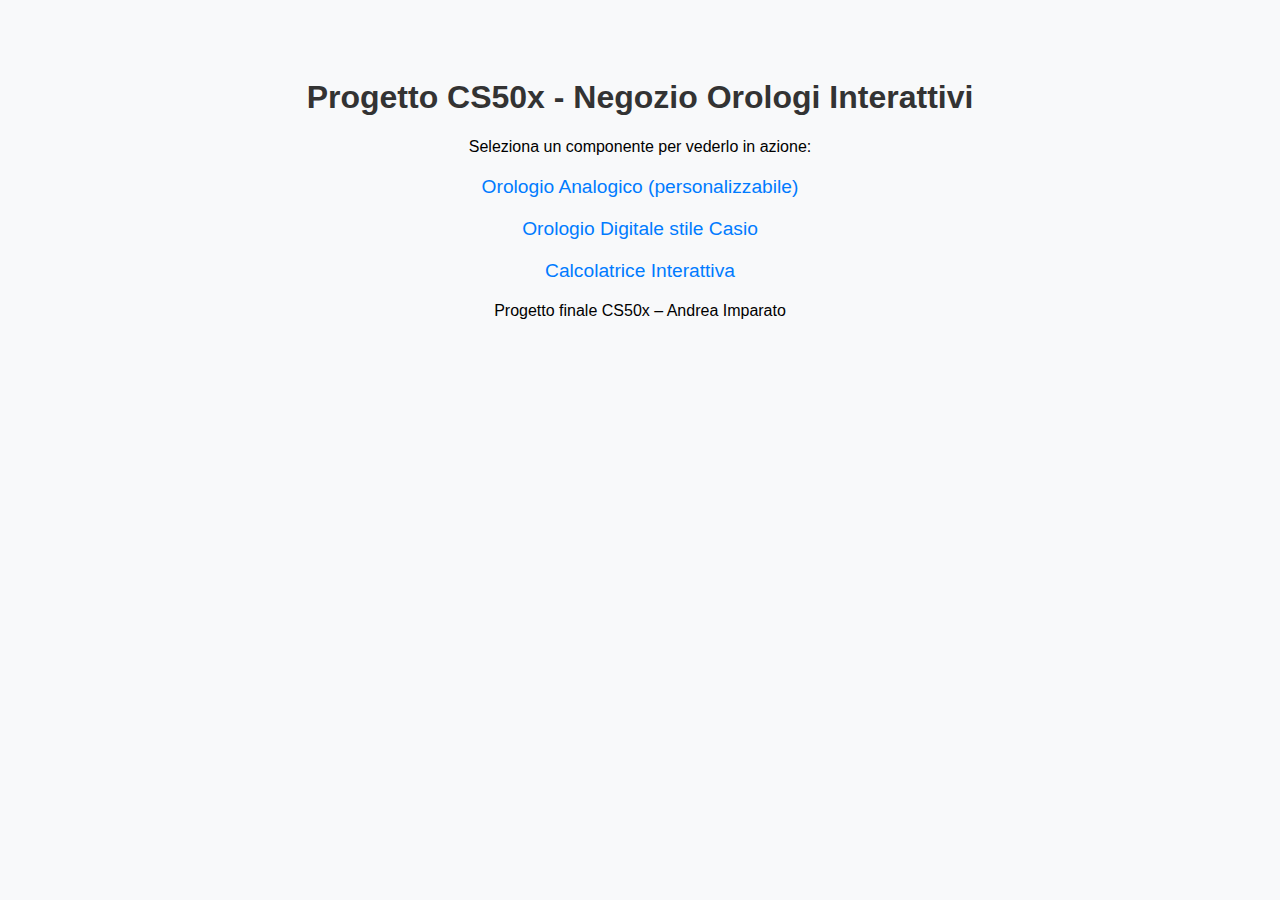
<file: index.html>
<!DOCTYPE html>
<html lang="it">
<head>
  <meta charset="UTF-8">
  <title>Negozio Orologi Interattivi - CS50x</title>
  <style>
    body { font-family: Arial, sans-serif; text-align: center; padding: 50px; background: #f8f9fa; }
    h1 { color: #333; }
    ul { list-style: none; padding: 0; }
    li { margin: 20px 0; }
    a { font-size: 1.2em; text-decoration: none; color: #007bff; }
    a:hover { text-decoration: underline; }
  </style>
</head>
<body>
  <h1>Progetto CS50x - Negozio Orologi Interattivi</h1>
  <p>Seleziona un componente per vederlo in azione:</p>
  <ul>
    <li><a href="analog.html">Orologio Analogico (personalizzabile)</a></li>
    <li><a href="clock.html">Orologio Digitale stile Casio</a></li>
    <li><a href="calc.html">Calcolatrice Interattiva</a></li>
  </ul>
  <p>Progetto finale CS50x – Andrea Imparato</p>
</body>
</html>
</file>
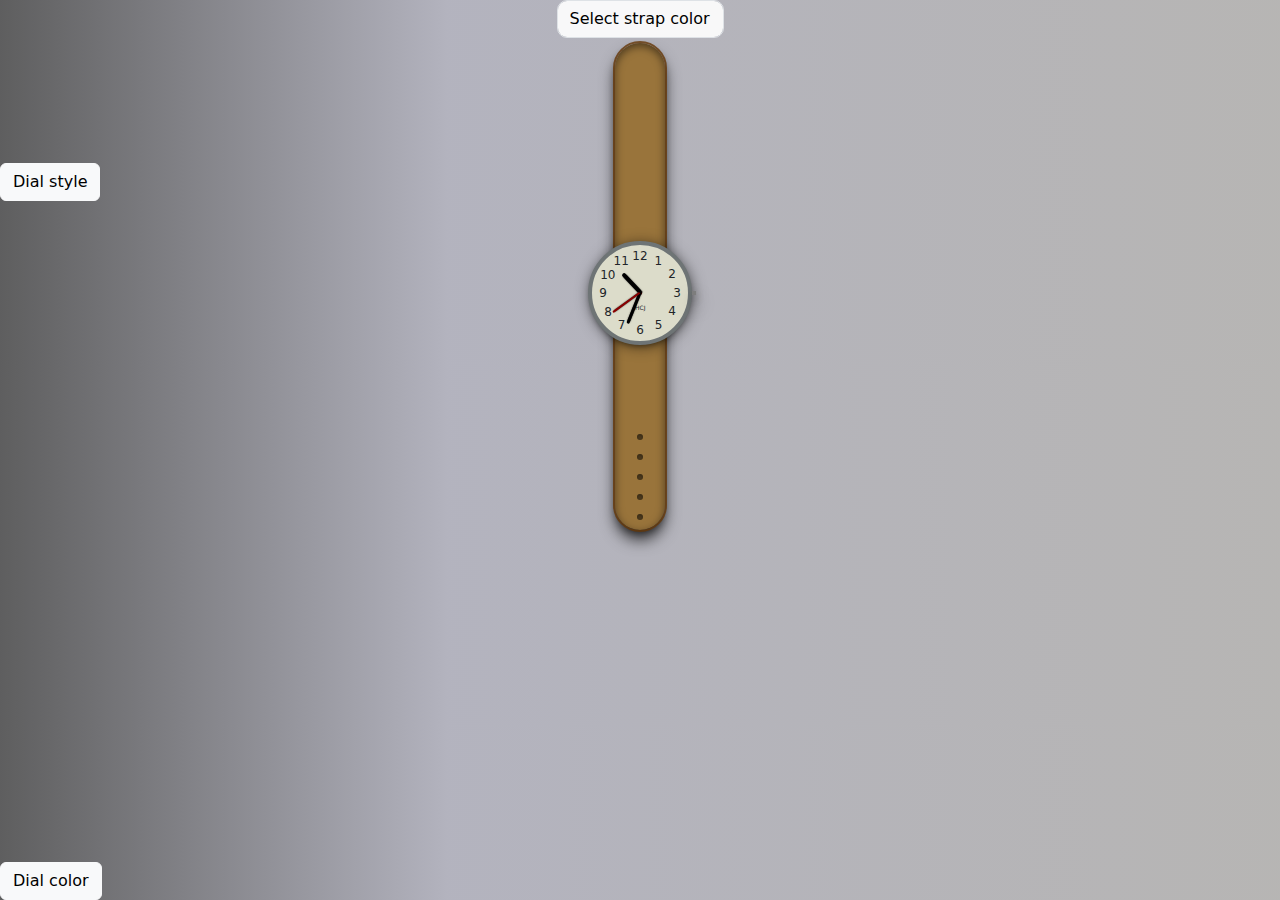
<file: analog.html>
<!DOCTYPE html>
<html lang="en">
<head>
    <meta charset="UTF-8">
    <meta name="viewport" content="width=device-width, initial-scale=1.0">
    <title>Analog</title>
    <link href="https://cdn.jsdelivr.net/npm/bootstrap@5.3.3/dist/css/bootstrap.min.css" rel="stylesheet" integrity="sha384-QWTKZyjpPEjISv5WaRU9OFeRpok6YctnYmDr5pNlyT2bRjXh0JMhjY6hW+ALEwIH" crossorigin="anonymous">
        <script src="https://cdn.jsdelivr.net/npm/bootstrap@5.3.3/dist/js/bootstrap.bundle.min.js" integrity="sha384-YvpcrYf0tY3lHB60NNkmXc5s9fDVZLESaAA55NDzOxhy9GkcIdslK1eN7N6jIeHz" crossorigin="anonymous"></script>

    <link rel="stylesheet" href="analog.css">
</head>
<body>
    <form action="" method="get" class="choice">
        <div class="form-group"></div>
        <select class="form-control"  id="strapColorSelect">
            <option disabled selected>Select strap color</option>
            <option value="rgba(20, 20, 20, 0.9)">classic black</option>
            <option value="rgba(101, 67, 33, 0.9)">rich brown</option>
            <option value="rgba(15, 30, 64, 0.9)">navy blue</option>
            <option value="rgba(128, 0, 32, 0.9)">burgundy red</option>
            <option value="rgba(54, 69, 79, 0.9)">charcoal grey</option>
            <option value="rgba(34, 85, 51, 0.9)">forest green</option> 
        </select>
    </div>
    </form>
    
<button type="button" class="btn btn-light">Dial style</button>


    <div class="ring">
        <div class="hook"></div>
    </div>
    <div class="belt one"></div>

    <div class="dial" class="changer">
        
        <span class="num" class="changetxtcolor" style="--n:1"><b>1</b></span>
        <span class="num" class="changetxtcolor" style="--n:2"><b>2</b></span>
        <span class="num" class="changetxtcolor" style="--n:3"><b>3</b></span>
        <span class="num" class="changetxtcolor" style="--n:4"><b>4</b></span>
        <span class="num" class="changetxtcolor" style="--n:5"><b>5</b></span>
        <span class="num" class="changetxtcolor" style="--n:6"><b>6</b></span>
        <span class="num" class="changetxtcolor" style="--n:7"><b>7</b></span>
        <span class="num" class="changetxtcolor" style="--n:8"><b>8</b></span>
        <span class="num" class="changetxtcolor" style="--n:9"><b>9</b></span>
        <span class="num" class="changetxtcolor" style="--n:10"><b>10</b></span>
        <span class="num" class="changetxtcolor" style="--n:11"><b>11</b></span>
        <span class="num" class="changetxtcolor" style="--n:12"><b>12</b></span>
     

        <div class="center"></div>
        <div class="hours" class="changerwh"></div>
        <div class="minutes" class="changerwh"></div>
        <div class="seconds" class=""></div>
        <div class="name" class="changetxtcolor">HCJ</div>
        <div class="winder"></div>
    </div>
    



    <div class="belt two">
        <div class="straphole"></div>
        <div class="straphole"></div>
        <div class="straphole"></div>
        <div class="straphole"></div>
        <div class="straphole"></div>
    </div>

    <button type="button" class="btn btn-light btndue">Dial color</button>
    
    



   <script src="analog.js"></script> 
</body>
</html>
</file>
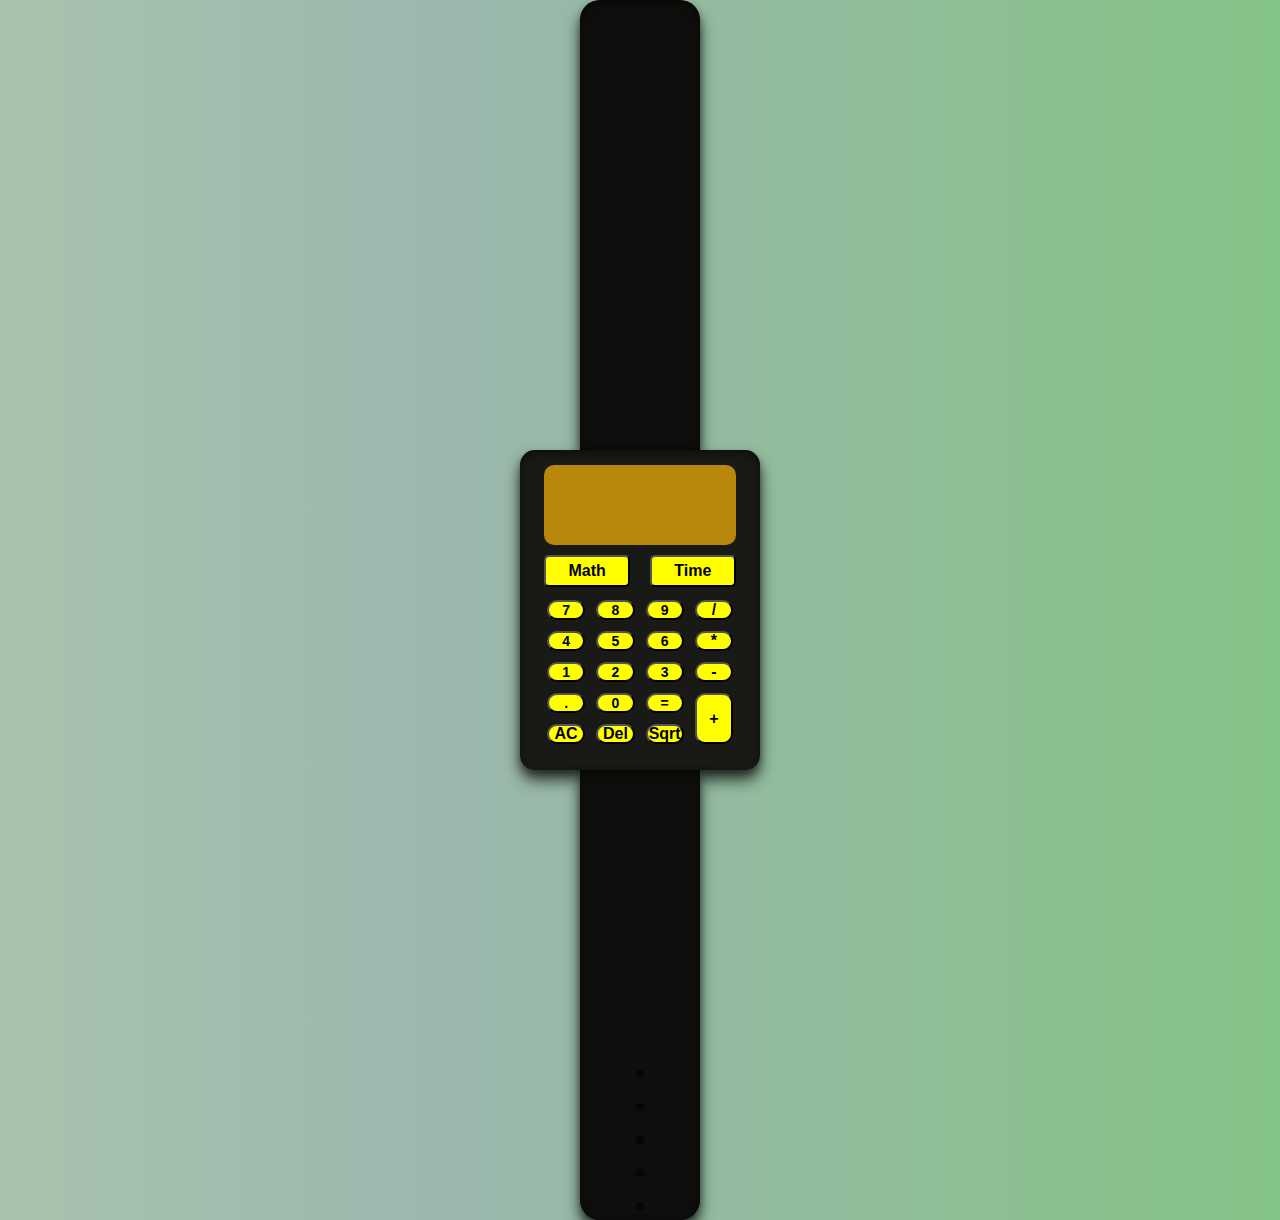
<file: calc.html>
<!DOCTYPE html>
<html lang="en">
<head>
    <meta charset="UTF-8">
    <meta name="viewport" content="width=device-width, initial-scale=1.0">
    <title>Calculator-watch</title>
    <link rel="stylesheet" href="calc.css">
</head>
<body>
    
    <div class="belt first"></div>

    

        <div class="watchbody">
        
         <div class="screen">
            <div class="display"></div>
         </div>
      
        <div class="btn">
         <button class="math">Math</button>
         <button class="time">Time</button>
         </div>

         <div class="buttons">
            <button class="number">7</button>
            <button class="number">8</button>
            <button class="number">9</button>
            <button class="operator">/</button>
            <button class="number">4</button>
            <button class="number">5</button>
            <button class="number">6</button>
            <button class="operator">*</button>
            <button class="number">1</button>
            <button class="number">2</button>
            <button class="number">3</button>
            <button class="operator">-</button>
            <button class="number">.</button>
            <button class="number">0</button>
            <button class="equal">=</button>
            <button class="operator">+</button>
            <button class="operator">AC</button>
            <button class="operator">Del</button>
            <button class="operator">Sqrt</button>
         </div>

         </div>

    </div>
    
     <div class="belt second">
        <div class="straphole"></div>
        <div class="straphole"></div>
        <div class="straphole"></div>
        <div class="straphole"></div>
        <div class="straphole"></div>
     </div>














    <script src="calc.js"></script>
</body>
</html>
</file>
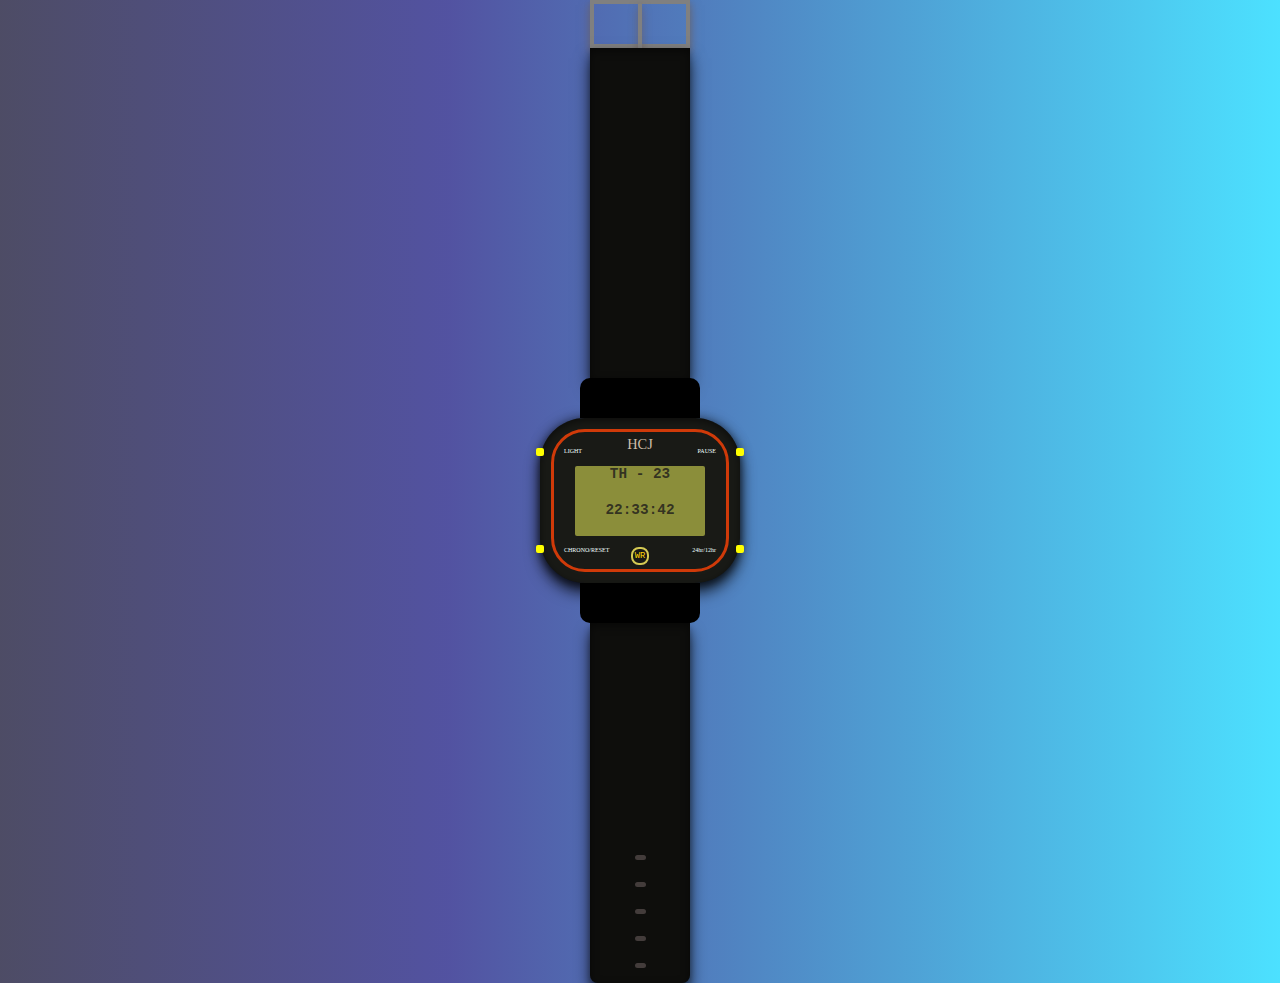
<file: clock.html>
<!DOCTYPE html>
<html lang="it">
<head>
    <meta charset="UTF-8">
    <meta name="viewport" content="width=device-width, initial-scale=1.0">
    <title>Orologio Digitale Interattivo</title>
    <link rel="stylesheet" href="clockstyles.css">
</head>
<body>
    <div class="ring">
        <div class="hook"></div>
    </div>
    <div class="belt first"></div>
    <div class="connect"></div>
    <div class="watchbody">
        <span class="spone">LIGHT</span>
        <span class="sptwo">CHRONO/RESET</span>
        <span class="spthree">PAUSE</span>
        <span class="spfour">24hr/12hr</span>
    <div id="button">
        <div class="button one"></div>
        <div class="button two"></div>
        <div class="button three"></div>
        <div class="button four"></div>
    </div>
     <div class="upperwriting">HCJ</div>
     <div class="clock-container">
        <div class="clockdays">00</div>
        <div id="clock"
        
        class="clock">00:00:00</div>
       </div> 

    <div class="lowerwriting">
        WR</div>
    </div>
    <div class="connect-secondpiece"></div>
    <div class="belt second">
        <div class="straphole"></div>
        <div class="straphole"></div>
        <div class="straphole"></div>
        <div class="straphole"></div>
        <div class="straphole"></div>
    </div>


    <script src="clockscript4.js"></script>
</body>
</html>
</file>
<file: analog.css>
* {
    box-sizing: border-box;
    margin: 0;
    padding: 0;
}

body{
  display: flex;
  flex-direction: column;
  justify-content: center;
  align-items: center;
  background-color: rgb(146, 143, 143);
  background: linear-gradient(90deg, rgba(26, 26, 27, 0.7) 0%, rgba(147, 147, 163, 0.7) 35%, rgba(152, 150, 148, 0.7) 100%);
}


.belt{
    width: 50px;
    height: 220px;
    background-color: rgb(153, 116, 59);
    box-shadow:0px 10px 15px rgba(0, 0, 0, 0.7), 
    0px 4px 6px rgba(0, 0, 0, 0.3),  
    inset 0px 3px 8px rgba(0, 0, 0, 0.5);
    border-top-left-radius:50px;
    border-top-right-radius:50px ;
    outline: solid 2px rgba(102, 56, 8, 0.816);
    z-index: -1;
  }

  .two{
    border-top-left-radius:0px;
    border-top-right-radius:0px ;
    border-bottom-left-radius:50px;
    border-bottom-right-radius:50px ;
    position: absolute;
    top: 310px;
    z-index: -1;
    display: flex;
    flex-direction: column;
    justify-content: flex-end;
    align-items: center;
  }

  .straphole{
  width: 6px;
  height: 6px;
  background-color: rgba(0, 0, 0, 0.5); /* Dark hole color */
  border-radius: 50%; /* Round shape */
  box-shadow: inset 0px 1px 3px rgba(0, 0, 0, 0.3); /* Recessed look */
  margin: 5px 0; /* Adjust spacing between holes */
    margin-top: 4px;
    margin-bottom: 10px;
   
}

  .dial{
    width: 100px;
    height: 100px;
    position: relative;
    bottom: 20px;
    background-color: rgb(220, 220, 202);
    box-shadow:1px 2px 15px rgba(0, 0, 0, 0.7),
    0px 3px 5px rgba(0,0,0,0.3);
    margin: 0 auto; 
    border-radius: 50%;
    outline: solid 4px rgb(110, 116, 117);
    outline-offset:-2px ;
    display: flex;
    /*or flex-start and eliminate center dot*/
    align-items: center;
    justify-content: center;
  }

  .num{
    transform: rotate(calc(30deg* var(--n)));
    position: absolute;
    text-align: center;
    inset: 4px;
    font-size:12px ;
  }

.num b {
    transform: rotate(calc(-30deg* var(--n)));
    display: inline-block;
    font-weight: normal;
  }
  
  .center{
    width: 4px;
    height: 4px;
    background-color: black;
    position: absolute;
    border-radius: 50%;
    outline: 1px solid darkred;
    outline-offset: -1px;
  }

  .hours,.minutes,.seconds{
    transform-origin: bottom;
    height: 33px;
    width: 3px;
    position: absolute;
    top: 17px;
    border-top-left-radius: 30px ;
    border-top-right-radius: 30px ;
    z-index: 1;
    
  }

  .hours{

    background-color: black;
    transform: rotate(30deg);
    width: 3.5px;
    height: 25px;
    top: 24px;
    box-shadow:0px 2px 1px rgba(0, 0, 0, 0.7), 
    0px 1px 2px rgba(0, 0, 0, 0.3);
    font-family:'Times New Roman', Times, serif;
  }

  .minutes{
    
    background-color: black;
    width: 2.5px;
    box-shadow:0px 2px 1px rgba(0, 0, 0, 0.7), 
    0px 1px 2px rgba(0, 0, 0, 0.3);

  }

  .seconds{
    width: 1.5px;
    background-color: darkred;
    box-shadow:0px 2px 1px rgba(0, 0, 0, 0.7), 
    0px 1px 2px rgba(0, 0, 0, 0.3);
  }

  .winder{
    width: 4px;
    height: 4px;
    background-color: rgb(125, 125, 125);
    position: absolute;
    right: -6px;
    box-shadow:0px 10px 18px rgba(0, 0, 0, 0.7), 
    0px 4px 9px rgba(0, 0, 0, 0.3); 
    inset: 0px 3px 8px rgba(0, 0, 0, 0.5)
  }

  .name{
    width: 10%;
    height: 5%;
    background-color: wrgb(220, 220, 202);
    position: absolute;
    text-align:justify;
    font-size: 6px;
    bottom: 35px;
    z-index: 0;
  }

  .button{
    position: absolute;
    left: 20px;
    border-radius: 10px;
    color: white;
    padding: 8px 16px;
    text-align: center;
    text-decoration: none;
    display: inline-block;
    font-size: 8px;
    transition-duration: 0.4s;
    cursor: pointer;
  }

  

  .btn-light{
    position: absolute; 
    left: 0px;

  }

  .btndue{
    bottom: 0px;
  }

  .form-control{
    margin-bottom: 5px;
    border-radius: 10px;
    right: 0px;
    color: black;
    background-color: rgba(255,255,255,0.9);
  }

  .form-control option{
    background: rgba(183, 204, 204, 0.1)
  }

  .form-control{
    cursor: pointer;
  }

  .changer{
    background-color: rgb(24, 14, 1) !important;
  }

  .changerwh{
    background-color: rgb(220, 220, 202) !important;
  }
  .changetxtcolor{
    color: rgb(220, 220, 202) !important;
  }

  option{
    background: transparent !important;
  }
</file>
<file: calc.css>
* {
    box-sizing: border-box;
    margin: 0;
    padding: 0;
}

body {
    display: flex;
    flex-direction: column;
    justify-content: center;
    align-items: center;
    min-height: 100vh;
    background: rgb(2,0,36);
background: linear-gradient(90deg, rgba(132, 169, 139, 0.7) 0%, rgba(114, 153, 139, 0.7) 35%, rgba(80, 170, 84, 0.7) 100%);
    
}


.belt{
    width: 120px;
    height: 450px;
    background-color: rgb(14, 14, 12);
    box-shadow:0px 10px 15px rgba(0, 0, 0, 0.7), 
    0px 4px 6px rgba(0, 0, 0, 0.3),  
    inset 0px 3px 8px rgba(0, 0, 0, 0.5);
    border-top-left-radius: 20px;
    border-top-right-radius: 20px;
  }

  .second{
    border-top-left-radius: 0px;
    border-top-right-radius: 0px;
    border-bottom-left-radius: 20px;
    border-bottom-right-radius: 20px;
    display: flex;
    flex-direction: column;
    justify-content: flex-end;
    align-items: center;
  }

  .straphole{
    width: 8px;
    height: 8px;
    background-color: rgba(0, 0, 0, 0.5); /* Dark hole color */
    border-radius: 50%; /* Round shape */
    box-shadow: inset 0px 1px 3px rgba(0, 0, 0, 0.3); /* Recessed look */
    bottom: 5px;
      margin-top: 15px;
      margin-bottom: 10px;
    
  }
  
.watchbody{
    text-align: center;
    background-color:rgb(25, 26, 22);
    width: 240px;
    height: 320px;
    display: flex;
    flex-direction: column;
    align-items: center;
    border-radius: 15px;
    box-shadow:0px 10px 15px rgba(0, 0, 0, 0.7), 
    0px 4px 6px rgba(0, 0, 0, 0.3),  
    inset 0px 3px 8px rgba(0, 0, 0, 0.5);
}


.screen{
  height: 80px;
  width: 80%;
  background-color: rgb(184, 135, 11);
  margin-top: 15px;
  text-align: center;
  padding: 12px;
  font-weight: bold;
  font-size: x-large;
  border-radius: 10px;
}

.buttons{
    display: grid;
    grid-template-columns: repeat(4, 1fr); /* Creates 4 equal columns */
    grid-gap: 5px;
    margin-top: 10px;
    width: 80%; /* Adjusts to fit the width of the watchbody */
}
.btn{
    display: flex;
    flex-direction: row;
    
    align-items: center;
    justify-content: space-between;
    width: 80%; /* Same width as the screen */
    margin-top: 10px;
}

.math, .time {
    background-color: yellow;
    padding: 5px 10px;
    border-radius: 5px;
    font-size: 16px;
    font-weight: bold;
    cursor: pointer;
    text-align: center;
    width: 45%; /* Ensure they take up equal width */
}

.math:hover,.time:hover{
    background-color: rgba(237, 233, 23, 0.936);
  }

  .math:active,.time:active{
    background-color: rgba(197, 194, 13, 0.936);;
  }

  
  .number:active{
      background-color: rgba(197, 194, 13, 0.936);
  }


.number,.operator,.equal{
    height: 20px;
    margin: 3px;
    border-radius: 10px;
    background-color: yellow;
    display: flex;
    justify-content: center;
    align-items: center;
    font-size: 14px;
    font-weight: bold;
    cursor: pointer;
}

.number:hover,.operator:hover,.equal:hover{
  background-color: rgba(237, 233, 23, 0.936);
}

.number:active,.operator:active,.equal:active{
    background-color: rgba(197, 194, 13, 0.936);
}

.operator{
    font-size: 16px;
    padding: px;
}

.buttons .operator:nth-child(16){
    grid-row: span 2;
    height: auto;
}
</file>
<file: clockstyles.css>
* {
    box-sizing: border-box;
    margin: 0;
    padding: 0;
}


body {
    display: flex;
    flex-direction: column;
    justify-content: center;
    align-items: center;
    min-height: 100vh;
    /*background-color: #3c424d;*/
    background: rgb(2,0,36);
background: linear-gradient(90deg, rgba(2,0,36,0.7) 0%, rgba(9,9,121,0.7) 35%, rgba(0,212,255,0.7) 100%);
    
}

.ring{
 border: 4px solid grey;
 width: 100px;
 height:48px;
 display: flex;
 justify-content: center;
box-shadow: 0px 5px 10px rgba(108, 96, 96, 0.765) ,
  0px 2px 5px rgba(108, 96, 96, 0.365);
  inset: 0px 3px 7px rgba(0,0,0,0.5);

}


.hook{
height:48px;
width:4px;
background-color: gray;
box-shadow: 0px 5px 10px rgba(108, 96, 96, 0.765) ,
  0px 2px 5px rgba(108, 96, 96, 0.365);
  inset: 0px 3px 7px rgba(0,0,0,0.5);
}





.belt{
  width: 100px;
  height: 330px;
  background-color: rgb(14, 14, 12);
  box-shadow:0px 10px 15px rgba(0, 0, 0, 0.7), 
  0px 4px 6px rgba(0, 0, 0, 0.3),  
  inset 0px 3px 8px rgba(0, 0, 0, 0.5);
  
}

.connect{
    width: 120px;
    height: 40px;
    background-color: black;
    border-top-left-radius: 10px;
    border-top-right-radius: 10px;
}
.connect-secondpiece{
    width: 120px;
    height: 40px;
    background-color: black;
    border-bottom-left-radius: 10px;
    border-bottom-right-radius: 10px;

}


span{
    z-index: 2;
    position: absolute;
    font-size: 0.35em;
    color: azure;}
.spone{
    left: 24px;
    top: 30px;    
}
.sptwo{
    left: 24px;
    bottom: 30px;
}

.spthree{
    right: 24px;
    top: 30px;
}
.spfour{
    right: 24px;
    bottom: 30px;
}

.button{
    background-color:yellow;
    position: absolute;
    width: 8px;
    height: 8px;
    border-radius: 2px;
    z-index: 0;
    transition: 0.02s;
}


.one{
   left: -4px;
    top: 30px;    
}
.one:active,.two:active{
    left: 0.1px;
    width: 4px;
}


.two{
    left: -4px;
    bottom: 30px;  
}

.three{
    right: -4px;
    top: 30px;
}

.four{
    right: -4px;
    bottom: 30px;
}

.three:active,.four:active{
    right: 0.1px;
    width: 4px;
}


.second{
  height: 360px;
  margin-top: 0px;
  border-radius: 0 0 8px 8px;
  display: flex;
  flex-direction: column;
    justify-content: flex-end;
    align-items: center;
    box-shadow:0px 10px 15px rgba(0, 0, 0, 0.7),
    0px 4px 6px rgba(0, 0, 0, 0.3),  
    inset 0px 3px 8px rgba(0, 0, 0, 0.5);
    
}

.straphole{
    height: 5px;
    width: 11px;
    background-color: rgba(108, 96, 96, 0.565);
    margin-top: 7px;
    margin-bottom: 15px;
    border-radius: 50px;

}

.watchbody {
    text-align: center;
    background-color:rgb(25, 26, 22);
    width: 200px;
    height: 165px;
    display: flex;
    align-items: center;
    justify-content: center;
    border-radius: 45px;
    outline: solid 3px rgba(230, 63, 8, 0.893);
    outline-offset: -14px;
    position: relative;
    box-shadow: 0px 10px 15px rgba(0, 0, 0, 0.7),
    0px 4px 6px rgba(0, 0, 0, 0.3), 
    inset 0px 3px 8px rgba(0, 0, 0, 0.5), 
    0px 0px 12px rgba(0, 0, 0, 0.5);
}

.upperwriting{
    text-align: center;
    color: rgb(205, 189, 168);
    position: absolute;
    top: 18px;
    font-size: 0.9rem;

}
.lowerwriting{
    text-align: center;
    color: antiquewhite;
    position: absolute;
    bottom: 18px;
    font-size: 0.55rem;
    color:gold;
    border:solid 2px rgb(213, 202, 83);
    border-radius: 8px;
    padding:2px;
    font-family: 'Courier New', Courier, monospace;
    
}
    



.clock-container {
    text-align: center;
    background-color:rgba(222, 227, 85, 0.58);
    position: absolute;
    width: 130px;
    height: 70px;
    border-radius: 2px;
     
}

.clockdays{

    font-size: 0.9rem;
    font-family: monospace;
    font-weight: bold;
    color: rgb(28, 26, 26, 0.8);

}

.clock {
    font-size: 0.9rem;
    padding: 20px;
    font-family: monospace;
    font-weight: bold;
    color: rgb(28, 26, 26, 0.8);

}
</file>
